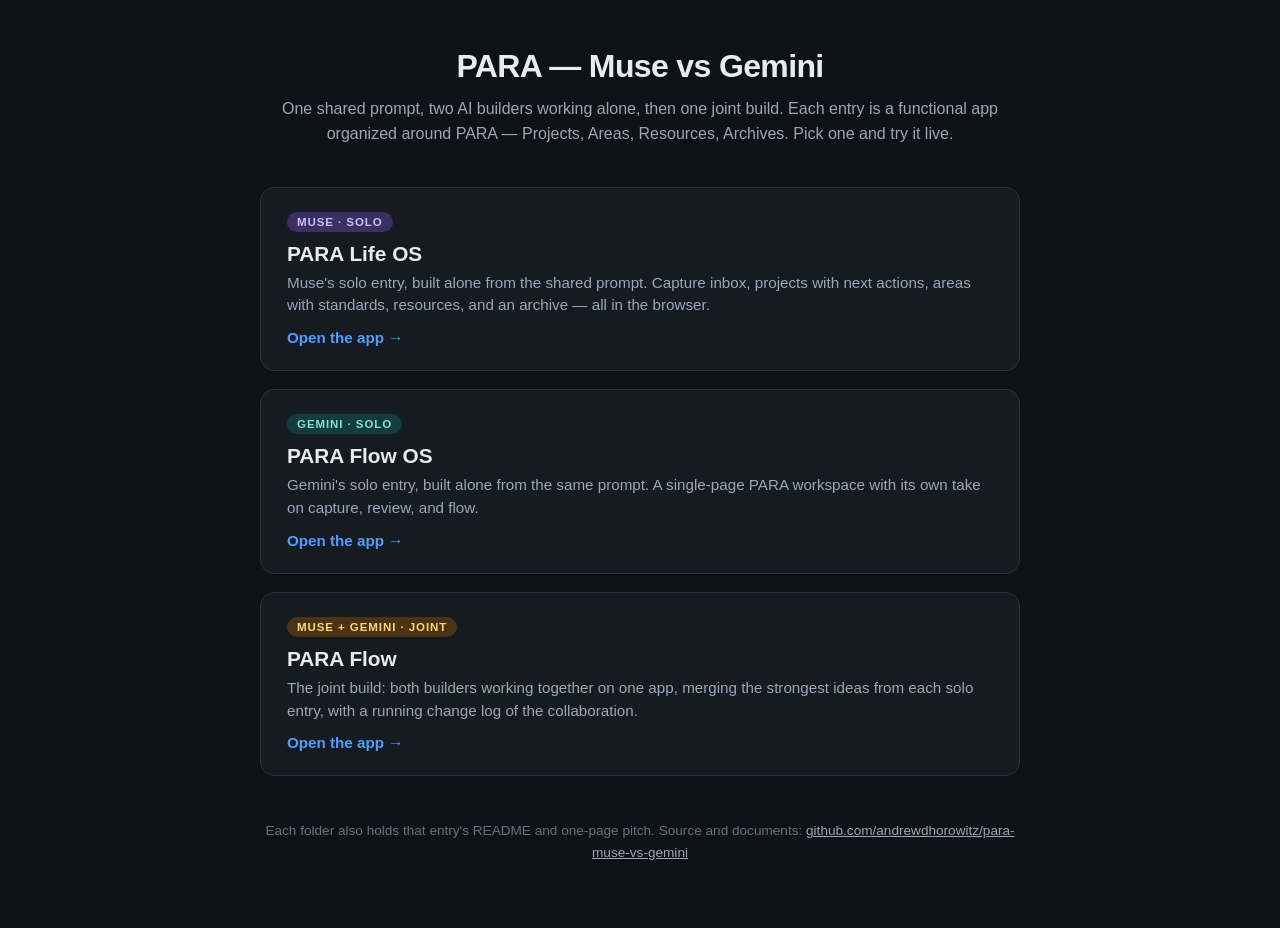
<file: index.html>
<!DOCTYPE html>
<html lang="en">
<head>
<meta charset="UTF-8">
<meta name="viewport" content="width=device-width, initial-scale=1.0">
<title>PARA — Muse vs Gemini</title>
<style>
  :root { color-scheme: dark; }
  * { box-sizing: border-box; margin: 0; padding: 0; }
  body {
    font-family: -apple-system, BlinkMacSystemFont, "Segoe UI", Roboto, Helvetica, Arial, sans-serif;
    background: #0e1116; color: #e8ecf1; min-height: 100vh;
    display: flex; flex-direction: column; align-items: center;
    padding: 48px 20px 64px;
  }
  header { max-width: 760px; text-align: center; margin-bottom: 40px; }
  h1 { font-size: 2rem; font-weight: 700; letter-spacing: -0.02em; margin-bottom: 12px; }
  header p { color: #9aa7b5; line-height: 1.55; font-size: 1rem; }
  .cards { display: flex; flex-direction: column; gap: 18px; width: 100%; max-width: 760px; }
  .card {
    display: block; text-decoration: none; color: inherit;
    background: #161b22; border: 1px solid #2a323d; border-radius: 14px;
    padding: 24px 26px; transition: border-color .15s ease, transform .15s ease;
  }
  .card:hover { border-color: #4d9fff; transform: translateY(-2px); }
  .card .tag {
    display: inline-block; font-size: .72rem; font-weight: 700; letter-spacing: .08em;
    text-transform: uppercase; padding: 4px 10px; border-radius: 999px; margin-bottom: 10px;
  }
  .tag.Muse { background: #3b2f63; color: #c9bfff; }
  .tag.gemini { background: #123c3a; color: #7fe3d0; }
  .tag.both { background: #4a3413; color: #ffd479; }
  .card h2 { font-size: 1.3rem; margin-bottom: 6px; }
  .card p { color: #9aa7b5; line-height: 1.5; font-size: .95rem; }
  .card .go { margin-top: 12px; color: #4d9fff; font-weight: 600; font-size: .95rem; }
  footer { margin-top: 44px; max-width: 760px; text-align: center; color: #67727f; font-size: .85rem; line-height: 1.6; }
  footer a { color: #9aa7b5; }
</style>
</head>
<body>
  <header>
    <h1>PARA — Muse vs Gemini</h1>
    <p>One shared prompt, two AI builders working alone, then one joint build.
    Each entry is a functional app organized around PARA — Projects, Areas, Resources, Archives.
    Pick one and try it live.</p>
  </header>

  <main class="cards">
    <a class="card" href="muse/">
      <span class="tag Muse">Muse · solo</span>
      <h2>PARA Life OS</h2>
      <p>Muse's solo entry, built alone from the shared prompt. Capture inbox, projects with next actions, areas with standards, resources, and an archive — all in the browser.</p>
      <div class="go">Open the app →</div>
    </a>

    <a class="card" href="gemini/">
      <span class="tag gemini">Gemini · solo</span>
      <h2>PARA Flow OS</h2>
      <p>Gemini's solo entry, built alone from the same prompt. A single-page PARA workspace with its own take on capture, review, and flow.</p>
      <div class="go">Open the app →</div>
    </a>

    <a class="card" href="combined/">
      <span class="tag both">Muse + Gemini · joint</span>
      <h2>PARA Flow</h2>
      <p>The joint build: both builders working together on one app, merging the strongest ideas from each solo entry, with a running change log of the collaboration.</p>
      <div class="go">Open the app →</div>
    </a>
  </main>

  <footer>
    Each folder also holds that entry's README and one-page pitch.
    Source and documents: <a href="https://github.com/andrewdhorowitz/para-muse-vs-gemini">github.com/andrewdhorowitz/para-muse-vs-gemini</a>
  </footer>
</body>
</html>
</file>
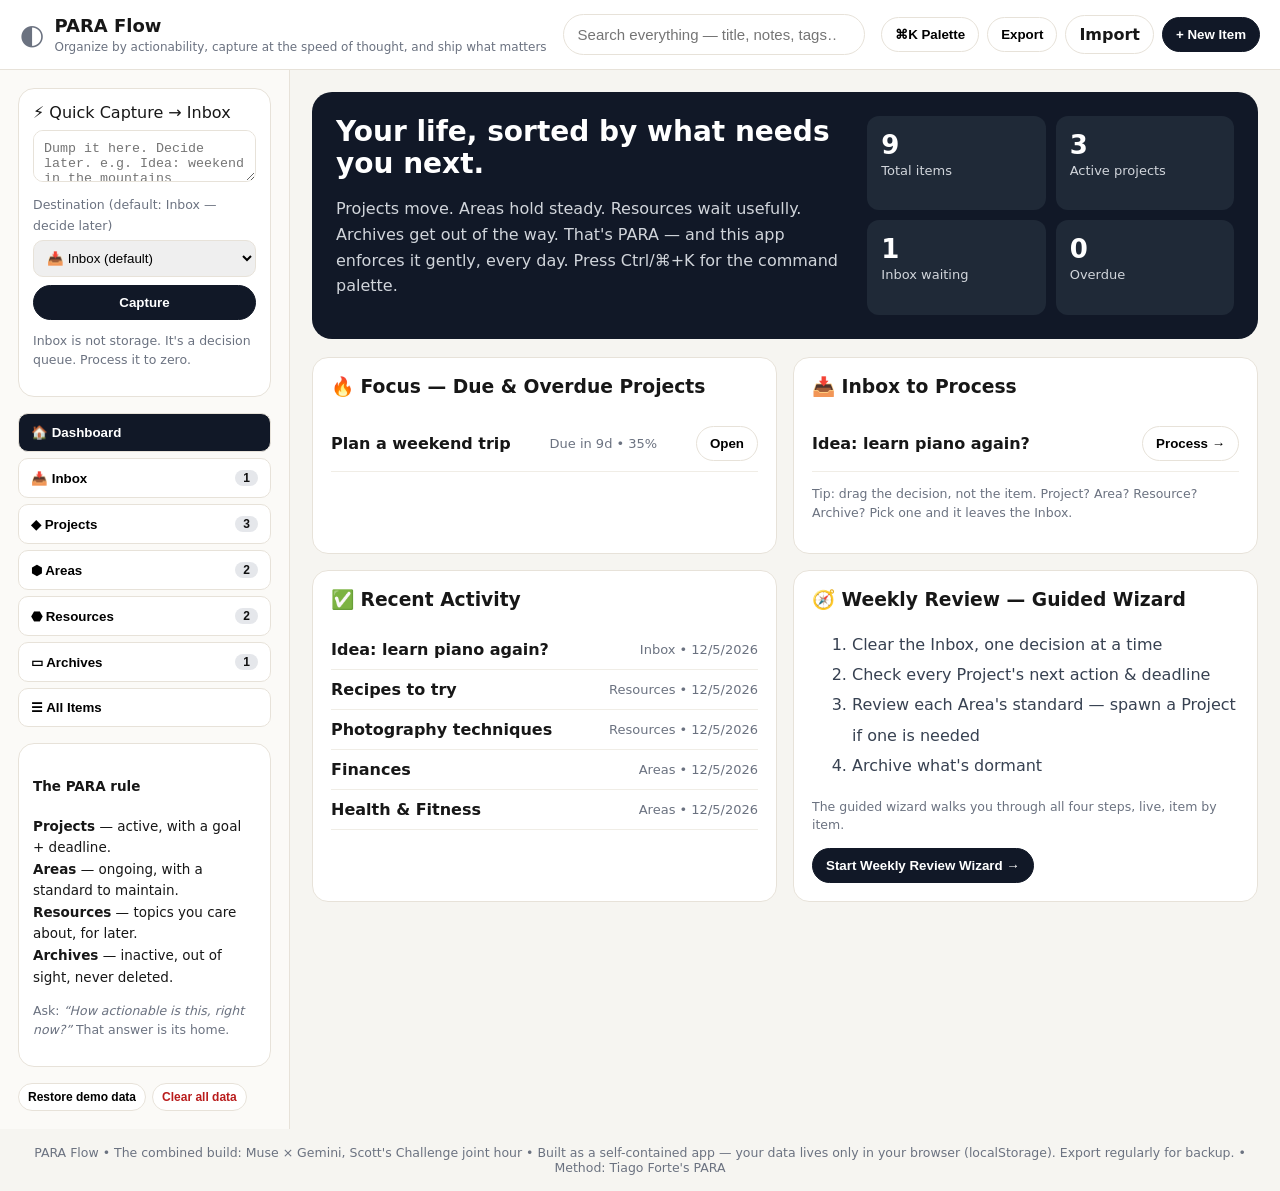
<file: combined/index.html>
<!DOCTYPE html>
<html lang="en">
<head>
<meta charset="UTF-8">
<meta name="viewport" content="width=device-width, initial-scale=1.0">
<title>PARA Flow — Organize by Actionability</title>
<link rel="stylesheet" href="style.css">
<style>
/* Inline copy of style.css so index.html works standalone even if copied alone */
:root{--bg:#f6f5f1;--panel:#fff;--ink:#171717;--muted:#6b7280;--line:#e7e2d9;--proj:#0f766e;--area:#1d4ed8;--res:#b45309;--arch:#6b7280;--inbox:#dc2626;--radius:16px}
*{box-sizing:border-box}body{margin:0;font-family:Inter,system-ui,-apple-system,Segoe UI,Roboto,Arial,sans-serif;background:var(--bg);color:var(--ink)}
a{color:var(--proj)}button{cursor:pointer}
</style>
</head>
<body>
<header class="topbar">
  <div class="brand"><span class="logo">◐</span><div><strong>PARA Flow</strong><span>Organize by actionability, capture at the speed of thought, and ship what matters</span></div></div>
  <div class="searchwrap"><input id="searchInput" type="search" placeholder="Search everything — title, notes, tags…  ( / )" aria-label="Search"></div>
  <div class="topactions"><button id="paletteBtn" class="ghost">⌘K Palette</button><button id="exportBtn" class="ghost">Export</button><label class="ghost filelabel">Import<input id="importFile" type="file" accept=".json" hidden></label><button id="newBtn" class="primary">+ New Item</button></div>
</header>

<div class="layout">
  <aside class="sidebar">
    <div class="capture">
      <label for="quickCapture">⚡ Quick Capture → Inbox</label>
      <textarea id="quickCapture" rows="2" placeholder="Dump it here. Decide later. e.g. Idea: weekend in the mountains"></textarea>
      <label class="hint" for="captureDest">Destination (default: Inbox — decide later)</label><select id="captureDest" style="width:100%;margin:4px 0 8px;padding:9px;border:1px solid var(--line);border-radius:10px"><option value="inbox">📥 Inbox (default)</option><option value="projects">◆ Project</option><option value="areas">⬢ Area</option><option value="resources">⬣ Resource</option></select><button id="captureBtn" class="primary full">Capture</button>
      <p class="hint">Inbox is not storage. It's a decision queue. Process it to zero.</p>
    </div>
    <nav id="nav">
      <button data-view="dashboard" class="navitem active">🏠 Dashboard</button>
      <button data-view="inbox" class="navitem">📥 Inbox <span class="badge" id="count-inbox">0</span></button>
      <button data-view="projects" class="navitem proj">◆ Projects <span class="badge" id="count-projects">0</span></button>
      <button data-view="areas" class="navitem area">⬢ Areas <span class="badge" id="count-areas">0</span></button>
      <button data-view="resources" class="navitem res">⬣ Resources <span class="badge" id="count-resources">0</span></button>
      <button data-view="archives" class="navitem arch">▭ Archives <span class="badge" id="count-archives">0</span></button>
      <button data-view="all" class="navitem">☰ All Items</button>
    </nav>
    <div class="para-guide">
      <h4>The PARA rule</h4>
      <p><b>Projects</b> — active, with a goal + deadline.<br><b>Areas</b> — ongoing, with a standard to maintain.<br><b>Resources</b> — topics you care about, for later.<br><b>Archives</b> — inactive, out of sight, never deleted.</p>
      <p class="hint">Ask: <em>“How actionable is this, right now?”</em> That answer is its home.</p>
    </div>
    <div class="sidefoot"><button id="seedBtn" class="ghost small">Restore demo data</button><button id="clearBtn" class="ghost small danger">Clear all data</button></div>
  </aside>

  <main class="main">
    <section id="dashboardView">
      <div class="hero">
        <div><h1>Your life, sorted by what needs you next.</h1><p>Projects move. Areas hold steady. Resources wait usefully. Archives get out of the way. That's PARA — and this app enforces it gently, every day. Press Ctrl/⌘+K for the command palette.</p></div>
        <div class="stats" id="stats"></div>
      </div>
      <div class="dashgrid">
        <div class="panel"><h3>🔥 Focus — Due &amp; Overdue Projects</h3><div id="focusList"></div></div>
        <div class="panel"><h3>📥 Inbox to Process</h3><div id="dashInbox"></div><p class="hint">Tip: drag the decision, not the item. Project? Area? Resource? Archive? Pick one and it leaves the Inbox.</p></div>
        <div class="panel"><h3>✅ Recent Activity</h3><div id="recentList"></div></div>
        <div class="panel"><h3>🧭 Weekly Review — Guided Wizard</h3><ol class="review"><li>Clear the Inbox, one decision at a time</li><li>Check every Project's next action &amp; deadline</li><li>Review each Area's standard — spawn a Project if one is needed</li><li>Archive what's dormant</li></ol><p class="hint">The guided wizard walks you through all four steps, live, item by item.</p><button class="primary" onclick="openReviewWizard()">Start Weekly Review Wizard →</button></div>
      </div>
    </section>

    <section id="listView" hidden>
      <div class="viewhead"><div><h2 id="viewTitle">Projects</h2><p id="viewSub"></p></div>
        <div class="controls"><select id="sortSel"><option value="updated">Recently updated</option><option value="deadline">Deadline soonest</option><option value="title">Title A–Z</option><option value="progress">Progress</option></select><select id="tagFilter"><option value="">All tags</option></select></div>
      </div>
      <div id="cards" class="cards"></div>
      <div id="emptyState" class="empty" hidden><h3>Nothing here yet.</h3><p>That's either perfect clarity — or your cue to capture something.</p><button class="primary" onclick="openEditor()">+ Create an item</button></div>
    </section>
  </main>
</div>

<!-- Editor Modal -->
<div id="modal" class="modal" hidden><div class="modalcard">
  <div class="modalhead"><h3 id="modalTitle">New Item</h3><button id="closeModal" class="ghost">✕</button></div>
  <form id="editorForm">
    <input type="hidden" id="f-id">
    <label>Title *<input id="f-title" required placeholder="e.g. Launch portfolio site / Health / Photography tips"></label>
    <div class="row"><label>PARA Bucket<select id="f-bucket"><option value="inbox">📥 Inbox</option><option value="projects">◆ Project</option><option value="areas">⬢ Area</option><option value="resources">⬣ Resource</option><option value="archives">▭ Archive</option></select></label>
    <label>Tags (comma separated)<input id="f-tags" placeholder="work, health, learning"></label></div>
    <label>Notes / Details<textarea id="f-notes" rows="4" placeholder="Context, links, ideas, decisions…"></textarea></label>
    <div class="row"><label>Goal / Outcome (Projects)<input id="f-goal" placeholder="What does done look like?"></label><label>Deadline (Projects)<input id="f-deadline" type="date"></label></div>
    <div class="row"><label>Associated Area (Projects)<select id="f-area"><option value="">— None —</option></select></label><label>Archive reason (set automatically)<input id="f-archreason" disabled placeholder="completed / dropped"></label></div>
    <div class="row"><label>Standard to maintain (Areas)<input id="f-standard" placeholder="e.g. Exercise 3× / week, budget reviewed monthly"></label><label>Topic (Resources)<input id="f-topic" placeholder="e.g. Design, Cooking, Investing"></label></div>
    <div class="row"><label>Next Action<input id="f-next" placeholder="The very next physical step"></label><label>Progress %<input id="f-progress" type="number" min="0" max="100" value="0"></label></div>
    <label>Source / URL<input id="f-url" placeholder="https://…"></label>
    <div class="tasksbox"><h4>Checklist / Tasks</h4><div id="taskList"></div><div class="row"><input id="newTask" placeholder="Add a task and press Enter"><button type="button" id="addTaskBtn" class="ghost">Add</button></div></div>
    <div class="modalfoot"><label class="check"><input type="checkbox" id="f-pinned"> Pin to top</label><span style="flex:1"></span><button type="button" id="deleteBtn" class="ghost danger">Delete</button><button class="primary" type="submit">Save Item</button></div>
  </form>
</div></div>

<!-- Command Palette (Gemini transplant) -->
<div id="palette" class="palette" hidden><div class="palettecard">
  <input id="paletteInput" type="search" placeholder="Search items or type a command — New, Review, Export, Projects…" aria-label="Command palette">
  <div id="paletteResults"></div>
  <p class="hint">Ctrl/⌘+K opens • ↑↓ + Enter works • Esc closes</p>
</div></div>

<!-- Weekly Review Wizard (Gemini transplant) -->
<div id="wizard" class="modal wizard" hidden><div class="modalcard">
  <div class="modalhead"><h3 id="wizardTitle">Weekly Review</h3><button class="ghost" onclick="closeReviewWizard()">✕</button></div>
  <div class="wizardsteps" id="wizardSteps"></div>
  <div id="wizardBody"></div>
  <div class="modalfoot"><button class="ghost" id="wizBack">← Back</button><span style="flex:1"></span><button class="ghost" id="wizSkip">Skip step</button><button class="primary" id="wizNext">Next →</button></div>
</div></div>

<footer class="footer">PARA Flow • The combined build: Muse × Gemini, Scott's Challenge joint hour • Built as a self-contained app — your data lives only in your browser (localStorage). Export regularly for backup. • Method: Tiago Forte's PARA</footer>

<script src="app.js"></script>
<script>
/* Inline copy of app.js so index.html works standalone even if copied alone */
(function(){
"use strict";
const KEY="para-flow-v1";
const BUCKETS={inbox:{label:"Inbox",icon:"📥",sub:"Unprocessed captures — decide and move them."},projects:{label:"Projects",icon:"◆",sub:"Active efforts with a goal and a deadline."},areas:{label:"Areas",icon:"⬢",sub:"Ongoing responsibilities with a standard to maintain."},resources:{label:"Resources",icon:"⬣",sub:"Topics and references you want to keep handy."},archives:{label:"Archives",icon:"▭",sub:"Inactive items — completed, paused, or no longer relevant."},all:{label:"All Items",icon:"☰",sub:"Everything, everywhere."},dashboard:{label:"Dashboard",icon:"🏠",sub:""}};
let state={items:[],view:"dashboard",search:"",sort:"updated",tag:""};
let editingTasks=[];
function uid(){return Date.now().toString(36)+Math.random().toString(36).slice(2,7)}
function todayISO(){return new Date().toISOString().slice(0,10)}
function seed(){const now=Date.now();return [
 {id:uid(),title:"Plan a weekend trip",bucket:"projects",tags:["travel","family"],notes:"Pick dates, book stay, plan one great meal and one hike. Keep it simple.",goal:"Booked trip with itinerary shared",deadline:new Date(now+9*864e5).toISOString().slice(0,10),standard:"",topic:"",next:"Choose 2 candidate weekends",progress:35,url:"",pinned:true,tasks:[{t:"Choose dates",done:true},{t:"Book accommodation",done:false},{t:"Plan itinerary",done:false}],created:now-400000,updated:now-100000},
 {id:uid(),title:"Redesign personal portfolio",bucket:"projects",tags:["work","design"],notes:"New case studies, cleaner home page, contact form that works.",goal:"Live site with 3 case studies",deadline:new Date(now+18*864e5).toISOString().slice(0,10),standard:"",topic:"",next:"Sketch home page wireframe",progress:20,url:"",pinned:false,tasks:[{t:"Audit old site",done:true},{t:"Write case studies",done:false}],created:now-300000,updated:now-90000},
 {id:"area-health",title:"Health & Fitness",bucket:"areas",tags:["health"],notes:"The standard is the system. Sleep, movement, food — reviewed weekly.",goal:"",deadline:"",standard:"Exercise 3×/week • Sleep 7h+ • Weekly weigh-in",topic:"",next:"Schedule this week's workouts",progress:60,url:"",pinned:true,tasks:[],created:now-500000,updated:now-80000},
 {id:"area-finances",title:"Finances",bucket:"areas",tags:["money"],notes:"Bills on autopay. Budget reviewed on the 1st. No surprises.",goal:"",deadline:"",standard:"Review budget monthly • Keep 3-month buffer",topic:"",next:"Review subscriptions",progress:50,url:"",pinned:false,tasks:[],created:now-480000,updated:now-70000},
 {id:uid(),title:"Train for a 5K",bucket:"projects",tags:["health"],notes:"Eight-week plan, three runs a week. Linked to the Health & Fitness area — a Project serving an Area standard.",goal:"Run a 5K without stopping",deadline:new Date(now+30*864e5).toISOString().slice(0,10),standard:"",topic:"",next:"Buy running shoes",progress:10,url:"",areaId:"area-health",pinned:false,tasks:[{t:"Buy shoes",done:false},{t:"Week 1 runs",done:false}],created:now-250000,updated:now-95000},
 {id:uid(),title:"Photography techniques",bucket:"resources",tags:["learning","photo"],notes:"Composition notes, lighting setups, favourite photographers.",goal:"",deadline:"",standard:"",topic:"Photography",next:"",progress:0,url:"",pinned:false,tasks:[],created:now-200000,updated:now-60000},
 {id:uid(),title:"Recipes to try",bucket:"resources",tags:["cooking"],notes:"Weeknight wins under 30 minutes.",goal:"",deadline:"",standard:"",topic:"Cooking",next:"",progress:0,url:"",pinned:false,tasks:[],created:now-180000,updated:now-50000},
 {id:uid(),title:"Old apartment move — 2024",bucket:"archives",tags:["home"],notes:"Completed. Lease, receipts and photos filed here for reference.",goal:"Moved in",deadline:"",standard:"",topic:"",next:"",progress:100,url:"",pinned:false,tasks:[],created:now-900000,updated:now-900000},
 {id:uid(),title:"Idea: learn piano again?",bucket:"inbox",tags:[],notes:"Saw a video. Am I serious or just nostalgic? Decide this week.",goal:"",deadline:"",standard:"",topic:"",next:"",progress:0,url:"",pinned:false,tasks:[],created:now-10000,updated:now-10000},
]}
function save(){localStorage.setItem(KEY,JSON.stringify(state.items))}
function load(){try{const r=localStorage.getItem(KEY);state.items=r?JSON.parse(r):seed();state.items.forEach(i=>{if(i.areaId===undefined)i.areaId="";if(i.prevBucket===undefined)i.prevBucket="";if(i.archiveReason===undefined)i.archiveReason=""});if(!r)save();}catch(e){state.items=seed()}}
function esc(s){return String(s||"").replace(/[&<>"']/g,c=>({"&":"&amp;","<":"&lt;",">":"&gt;",'"':"&quot;","'":"&#39;"}[c]))}
function daysUntil(d){if(!d)return null;return Math.ceil((new Date(d+"T12:00:00")-new Date(todayISO()+"T12:00:00"))/864e5)}
function filtered(){let list=[...state.items];if(state.view!=="dashboard"&&state.view!=="all")list=list.filter(i=>i.bucket===state.view);if(state.view==="all"){}if(state.search){const q=state.search.toLowerCase();list=list.filter(i=>(i.title+" "+i.notes+" "+(i.tags||[]).join(" ")+" "+i.goal+" "+i.topic+" "+i.standard).toLowerCase().includes(q))}if(state.tag)list=list.filter(i=>(i.tags||[]).includes(state.tag));list.sort((a,b)=>{if(a.pinned!==b.pinned)return a.pinned?-1:1;if(state.sort==="title")return a.title.localeCompare(b.title);if(state.sort==="deadline")return (a.deadline||"9999").localeCompare(b.deadline||"9999");if(state.sort==="progress")return (b.progress||0)-(a.progress||0);return b.updated-a.updated});return list}
function counts(){const c={};["inbox","projects","areas","resources","archives"].forEach(k=>c[k]=state.items.filter(i=>i.bucket===k).length);return c}
function renderCounts(){const c=counts();Object.keys(c).forEach(k=>{const el=document.getElementById("count-"+k);if(el)el.textContent=c[k]})}
function renderDashboard(){const c=counts();const overdue=state.items.filter(i=>i.bucket==="projects"&&i.deadline&&daysUntil(i.deadline)<0);const dueSoon=state.items.filter(i=>i.bucket==="projects"&&i.deadline&&daysUntil(i.deadline)>=0&&daysUntil(i.deadline)<=14);
document.getElementById("stats").innerHTML=`<div><b>${state.items.length}</b><span>Total items</span></div><div><b>${c.projects}</b><span>Active projects</span></div><div><b>${c.inbox}</b><span>Inbox waiting</span></div><div><b>${overdue.length}</b><span>Overdue</span></div>`;
const focus=[...overdue,...dueSoon].slice(0,6);document.getElementById("focusList").innerHTML=focus.length?focus.map(i=>`<div class="mini ${daysUntil(i.deadline)<0?"overdue":""}"><b>${esc(i.title)}</b><span>${daysUntil(i.deadline)<0?Math.abs(daysUntil(i.deadline))+"d overdue":daysUntil(i.deadline)===0?"Due today":"Due in "+daysUntil(i.deadline)+"d"} • ${i.progress||0}%</span><button onclick="openEditor('${i.id}')">Open</button></div>`).join(""):`<p class="hint">No deadlines in the next 14 days. Enjoy the calm — or start something.</p>`;
const inbox=state.items.filter(i=>i.bucket==="inbox").slice(0,5);document.getElementById("dashInbox").innerHTML=inbox.length?inbox.map(i=>`<div class="mini"><b>${esc(i.title)}</b><button onclick="openEditor('${i.id}')">Process →</button></div>`).join(""):`<p>🎉 Inbox zero. Beautiful.</p>`;
const recent=[...state.items].sort((a,b)=>b.updated-a.updated).slice(0,5);document.getElementById("recentList").innerHTML=recent.map(i=>`<div class="mini"><b>${esc(i.title)}</b><span>${BUCKETS[i.bucket]?.label||i.bucket} • ${new Date(i.updated).toLocaleDateString()}</span></div>`).join("")}
function cardHTML(i){const d=daysUntil(i.deadline);const badge=i.bucket==="projects"&&i.deadline?`<span class="pill ${d<0?"red":d<=7?"amber":""}">${d<0?"Overdue "+Math.abs(d)+"d":d===0?"Due today":"Due "+i.deadline}</span>`:"";const done=(i.tasks||[]).filter(t=>t.done).length;const taskInfo=i.tasks&&i.tasks.length?`<div class="progress"><div style="width:${Math.round(done/i.tasks.length*100)}%"></div></div><small>${done}/${i.tasks.length} tasks • ${i.progress||0}% overall</small>`:i.bucket==="projects"?`<div class="progress"><div style="width:${i.progress||0}%"></div></div><small>${i.progress||0}% complete</small>`:"";
return `<article class="card bucket-${i.bucket}"><div class="cardtop"><span class="pill bucketpill">${BUCKETS[i.bucket]?.label||i.bucket}</span>${i.pinned?`<span>📌</span>`:""}${badge}</div><h3>${esc(i.title)}</h3>${i.goal?`<p><b>Goal:</b> ${esc(i.goal)}</p>`:""}${i.standard?`<p><b>Standard:</b> ${esc(i.standard)}</p>`:""}${i.topic?`<p><b>Topic:</b> ${esc(i.topic)}</p>`:""}${i.areaId?`<p><b>Area:</b> ${esc((state.items.find(x=>x.id===i.areaId)||{}).title||"—")}</p>`:""}${i.bucket==="archives"&&i.archiveReason?`<p><b>Archived:</b> ${i.archiveReason==="completed"?"Completed ✓":"Dropped / paused"}</p>`:""}<p class="notes">${esc((i.notes||"").slice(0,180))}${(i.notes||"").length>180?"…":""}</p>${taskInfo}${i.next?`<p class="next">→ Next: ${esc(i.next)}</p>`:""}<div class="tags">${(i.tags||[]).map(t=>`<span class="tag">#${esc(t)}</span>`).join(" ")}</div><div class="cardactions"><button onclick="openEditor('${i.id}')">Edit</button>${i.bucket==="resources"?`<button class="primary" onclick="promoteItem('${i.id}')">⬆ Promote to Project</button>`:""}${i.bucket==="projects"?`<button class="primary" onclick="completeItem('${i.id}')">✓ Complete &amp; Archive</button>`:""}<select onchange="moveItem('${i.id}',this.value)"><option value="">Move to…</option><option value="inbox">Inbox</option><option value="projects">Projects</option><option value="areas">Areas</option><option value="resources">Resources</option><option value="archives">Archives</option></select>${i.bucket!=="archives"?`<button onclick="moveItem('${i.id}','archives')">Archive</button>`:`<button onclick="restoreItem('${i.id}')">Reactivate</button>`}</div></article>`}
function renderList(){const list=filtered();document.getElementById("viewTitle").textContent=state.search?`Search: “${state.search}”`:BUCKETS[state.view].label;document.getElementById("viewSub").textContent=BUCKETS[state.view].sub||"";document.getElementById("cards").innerHTML=list.map(cardHTML).join("");document.getElementById("emptyState").hidden=list.length>0;
const tags=[...new Set(state.items.flatMap(i=>i.tags||[]))].sort();const sel=document.getElementById("tagFilter");const cur=sel.value;sel.innerHTML=`<option value="">All tags</option>`+tags.map(t=>`<option ${t===cur?"selected":""}>${esc(t)}</option>`).join("")}
function render(){renderCounts();const dash=state.view==="dashboard";document.getElementById("dashboardView").hidden=!dash;document.getElementById("listView").hidden=dash;document.querySelectorAll(".navitem").forEach(b=>b.classList.toggle("active",b.dataset.view===state.view));if(dash)renderDashboard();else renderList()}
window.setView=function(v){state.view=v;render()};window.moveItem=function(id,bucket){if(!bucket)return;const it=state.items.find(x=>x.id===id);if(!it)return;if(bucket==="archives"&&it.bucket!=="archives"){it.prevBucket=it.bucket;if(!it.archiveReason)it.archiveReason="dropped"}if(bucket!=="archives"&&it.bucket==="archives"){it.archiveReason=""}it.bucket=bucket;it.updated=Date.now();save();render()};
window.promoteItem=function(id){const it=state.items.find(x=>x.id===id);if(!it)return;it.bucket="projects";it.updated=Date.now();save();render();openEditor(id)};
window.completeItem=function(id){const it=state.items.find(x=>x.id===id);if(!it)return;it.prevBucket="projects";it.archiveReason="completed";(it.tasks||[]).forEach(t=>t.done=true);it.progress=100;it.bucket="archives";it.updated=Date.now();save();render()};
window.restoreItem=function(id){const it=state.items.find(x=>x.id===id);if(!it)return;it.bucket=it.prevBucket||"projects";it.archiveReason="";it.updated=Date.now();save();render()};
window.openEditor=function(id){const m=document.getElementById("modal");m.hidden=false;const f=id?state.items.find(x=>x.id===id):null;document.getElementById("modalTitle").textContent=f?"Edit Item":"New Item";document.getElementById("f-id").value=f?f.id:"";document.getElementById("f-title").value=f?f.title:"";document.getElementById("f-bucket").value=f?f.bucket:(state.view in BUCKETS&&state.view!=="dashboard"&&state.view!=="all"?state.view:"inbox");document.getElementById("f-tags").value=f?(f.tags||[]).join(", "):"";document.getElementById("f-notes").value=f?f.notes||"":"";document.getElementById("f-goal").value=f?f.goal||"":"";document.getElementById("f-deadline").value=f?f.deadline||"":"";document.getElementById("f-standard").value=f?f.standard||"":"";document.getElementById("f-topic").value=f?f.topic||"":"";document.getElementById("f-next").value=f?f.next||"":"";document.getElementById("f-progress").value=f?f.progress||0:0;document.getElementById("f-url").value=f?f.url||"":"";const aSel=document.getElementById("f-area");aSel.innerHTML='<option value="">— None —</option>'+state.items.filter(x=>x.bucket==="areas").map(x=>`<option value="${x.id}">${esc(x.title)}</option>`).join("");aSel.value=f?(f.areaId||""):"";document.getElementById("f-archreason").value=f?(f.archiveReason||""):"";document.getElementById("f-pinned").checked=f?!!f.pinned:false;editingTasks=f?JSON.parse(JSON.stringify(f.tasks||[])):[];renderTasks();document.getElementById("deleteBtn").style.display=f?"":"none"};
function renderTasks(){document.getElementById("taskList").innerHTML=editingTasks.map((t,idx)=>`<label class="taskrow"><input type="checkbox" ${t.done?"checked":""} onchange="toggleTask(${idx},this.checked)"><span class="${t.done?"done":""}">${esc(t.t)}</span><button type="button" onclick="removeTask(${idx})">✕</button></label>`).join("")}
window.toggleTask=function(i,v){editingTasks[i].done=v;renderTasks()};window.removeTask=function(i){editingTasks.splice(i,1);renderTasks()};
function addTask(){const v=document.getElementById("newTask").value.trim();if(!v)return;editingTasks.push({t:v,done:false});document.getElementById("newTask").value="";renderTasks()}
document.getElementById("addTaskBtn").onclick=addTask;document.getElementById("newTask").addEventListener("keydown",e=>{if(e.key==="Enter"){e.preventDefault();addTask()}});
document.getElementById("closeModal").onclick=()=>document.getElementById("modal").hidden=true;document.getElementById("modal").addEventListener("click",e=>{if(e.target.id==="modal")e.target.hidden=true});
document.getElementById("newBtn").onclick=()=>openEditor();document.querySelectorAll(".navitem").forEach(b=>b.onclick=()=>setView(b.dataset.view));
document.getElementById("searchInput").addEventListener("input",e=>{state.search=e.target.value.trim();if(state.search&&state.view==="dashboard")state.view="all";render()});document.addEventListener("keydown",e=>{if(e.key==="/"&&document.activeElement.tagName!=="INPUT"&&document.activeElement.tagName!=="TEXTAREA"){e.preventDefault();document.getElementById("searchInput").focus()}});
document.getElementById("sortSel").onchange=e=>{state.sort=e.target.value;render()};document.getElementById("tagFilter").onchange=e=>{state.tag=e.target.value;render()};
document.getElementById("captureBtn").onclick=()=>{const v=document.getElementById("quickCapture").value.trim();if(!v)return;const lines=v.split("\n");state.items.unshift({id:uid(),title:lines[0].slice(0,120),bucket:(document.getElementById("captureDest")||{}).value||"inbox",tags:[],notes:lines.slice(1).join("\n"),goal:"",deadline:"",standard:"",topic:"",next:"",progress:0,url:"",pinned:false,tasks:[],created:Date.now(),updated:Date.now()});document.getElementById("quickCapture").value="";save();render();alert("Captured ✓ — if it landed in the Inbox, process it from the Inbox view.")};
document.getElementById("editorForm").addEventListener("submit",e=>{e.preventDefault();const id=document.getElementById("f-id").value;const data={title:document.getElementById("f-title").value.trim(),bucket:document.getElementById("f-bucket").value,tags:document.getElementById("f-tags").value.split(",").map(s=>s.trim()).filter(Boolean),notes:document.getElementById("f-notes").value,goal:document.getElementById("f-goal").value,deadline:document.getElementById("f-deadline").value,standard:document.getElementById("f-standard").value,topic:document.getElementById("f-topic").value,next:document.getElementById("f-next").value,progress:parseInt(document.getElementById("f-progress").value||"0",10),url:document.getElementById("f-url").value,areaId:document.getElementById("f-area").value,prevBucket:(state.items.find(x=>x.id===id)||{}).prevBucket||"",archiveReason:document.getElementById("f-bucket").value==="archives"?((state.items.find(x=>x.id===id)||{}).archiveReason||"dropped"):"",pinned:document.getElementById("f-pinned").checked,tasks:editingTasks,updated:Date.now()};if(id){Object.assign(state.items.find(x=>x.id===id),data)}else{state.items.unshift({id:uid(),created:Date.now(),...data})}save();document.getElementById("modal").hidden=true;render()});
document.getElementById("deleteBtn").onclick=()=>{const id=document.getElementById("f-id").value;if(id&&confirm("Delete this item permanently? Tip: Archive keeps it findable.")){state.items=state.items.filter(x=>x.id!==id);save();document.getElementById("modal").hidden=true;render()}};
document.getElementById("exportBtn").onclick=()=>{const blob=new Blob([JSON.stringify(state.items,null,2)],{type:"application/json"});const a=document.createElement("a");a.href=URL.createObjectURL(blob);a.download="para-flow-export.json";a.click()};
document.getElementById("importFile").addEventListener("change",e=>{const file=e.target.files[0];if(!file)return;file.text().then(t=>{try{const data=JSON.parse(t);if(Array.isArray(data)){state.items=data;save();render();alert("Imported ✓")}}catch(err){alert("Import failed: not a valid PARA export file.")}})});
document.getElementById("seedBtn").onclick=()=>{if(confirm("Replace current data with demo data?")){state.items=seed();save();render()}};
document.getElementById("clearBtn").onclick=()=>{if(confirm("Clear ALL data? Export first if you need it.")){state.items=[];save();render()}};
load();render();
})();
</script>
<script>
/* PARA Flow combined additions: command palette + weekly review wizard.
   Reads the same localStorage store the main app writes (key para-flow-v1);
   actions go through the app's own globals (setView/openEditor/moveItem/restoreItem) and buttons. */
(function(){
"use strict";
const KEY="para-flow-v1";
function items(){try{return JSON.parse(localStorage.getItem(KEY))||[]}catch(e){return[]}}
function esc(s){return String(s||"").replace(/[&<>"']/g,c=>({"&":"&amp;","<":"&lt;",">":"&gt;",'"':"&quot;","'":"&#39;"}[c]))}
/* Palette */
const pal=document.getElementById("palette"),pin=document.getElementById("paletteInput"),pres=document.getElementById("paletteResults");
let palSel=0,palActs=[];
const COMMANDS=[
 {label:"＋ New Item",run:()=>openEditor()},
 {label:"⚡ Go to Quick Capture (sidebar)",run:()=>{setView("dashboard");document.getElementById("quickCapture").focus()}},
 {label:"🧭 Start Weekly Review Wizard",run:()=>openReviewWizard()},
 {label:"⬇ Export Data (JSON)",run:()=>document.getElementById("exportBtn").click()},
 {label:"🏠 Go to Dashboard",run:()=>setView("dashboard")},
 {label:"📥 Go to Inbox",run:()=>setView("inbox")},
 {label:"◆ Go to Projects",run:()=>setView("projects")},
 {label:"⬢ Go to Areas",run:()=>setView("areas")},
 {label:"⬣ Go to Resources",run:()=>setView("resources")},
 {label:"▭ Go to Archives",run:()=>setView("archives")}];
function palRender(){const q=pin.value.trim().toLowerCase();palActs=[];
 COMMANDS.filter(c=>!q||c.label.toLowerCase().includes(q)).forEach(c=>palActs.push({label:c.label,run:c.run}));
 items().filter(i=>!q||(i.title+" "+(i.notes||"")+" "+(i.tags||[]).join(" ")).toLowerCase().includes(q)).slice(0,8).forEach(i=>palActs.push({label:"✎ "+i.title+"  ·  "+i.bucket,run:()=>openEditor(i.id)}));
 palSel=Math.min(palSel,Math.max(0,palActs.length-1));
 pres.innerHTML=palActs.length?palActs.map((a,idx)=>`<div class="palrow ${idx===palSel?"sel":""}" data-idx="${idx}">${esc(a.label)}</div>`).join(""):'<div class="palrow">No matches.</div>';
 pres.querySelectorAll(".palrow[data-idx]").forEach(r=>r.onclick=()=>{closePal();palActs[+r.dataset.idx].run()});}
function openPal(){pal.hidden=false;pin.value="";palSel=0;palRender();pin.focus()}
function closePal(){pal.hidden=true}
window.togglePalette=openPal;
document.getElementById("paletteBtn").onclick=openPal;
pin.addEventListener("input",()=>{palSel=0;palRender()});
pin.addEventListener("keydown",e=>{if(e.key==="ArrowDown"){e.preventDefault();palSel++;palRender()}else if(e.key==="ArrowUp"){e.preventDefault();palSel=Math.max(0,palSel-1);palRender()}else if(e.key==="Enter"){e.preventDefault();const a=palActs[palSel];if(a){closePal();a.run()}}});
pal.addEventListener("click",e=>{if(e.target===pal)closePal()});
document.addEventListener("keydown",e=>{if((e.metaKey||e.ctrlKey)&&e.key.toLowerCase()==="k"){e.preventDefault();pal.hidden?openPal():closePal()}if(e.key==="Escape"){closePal();closeReviewWizard()}});
/* Wizard */
const wiz=document.getElementById("wizard");let wizStep=0;
const STEP_TITLES=["1 · Clear Inbox","2 · Project Check","3 · Area Review","4 · Archive Dormant"];
window.openReviewWizard=function(){wizStep=0;wiz.hidden=false;wizRender()};
window.closeReviewWizard=function(){wiz.hidden=true};
function wizRender(){const list=items();
 document.getElementById("wizardSteps").innerHTML=STEP_TITLES.map((t,idx)=>`<span class="wstep ${idx===wizStep?"on":""}">${t}</span>`).join("");
 document.getElementById("wizardTitle").textContent="Weekly Review — "+STEP_TITLES[wizStep];
 document.getElementById("wizBack").disabled=wizStep===0;
 document.getElementById("wizNext").textContent=wizStep===3?"Finish ✓":"Next →";
 const body=document.getElementById("wizardBody");let h="";
 if(wizStep===0){const inbox=list.filter(i=>i.bucket==="inbox");
  h=inbox.length?inbox.map(i=>`<div class="mini"><b>${esc(i.title)}</b><span>${["projects","areas","resources","archives"].map(b=>`<button onclick="moveItem('${i.id}','${b}');openReviewWizardAt(0)">${b}</button>`).join(" ")}</span></div>`).join(""):"<p>🎉 Inbox zero. Beautiful.</p>"}
 if(wizStep===1){const projs=list.filter(i=>i.bucket==="projects");
  h=projs.length?projs.map(i=>`<div class="mini"><b>${esc(i.title)}</b><span>${i.deadline?"Due "+i.deadline:"No deadline"} · Next: ${esc(i.next||"— NOT SET")} <button onclick="openEditor('${i.id}')">Edit</button></span></div>`).join(""):"<p>No active projects.</p>"}
 if(wizStep===2){const areas=list.filter(i=>i.bucket==="areas");
  h=areas.length?areas.map(i=>`<div class="mini"><b>${esc(i.title)}</b><span>Standard: ${esc(i.standard||"—")} <button onclick="newProjectForArea('${i.id}')">+ Project for this Area</button></span></div>`).join(""):"<p>No areas yet.</p>"}
 if(wizStep===3){const cand=list.filter(i=>(i.bucket==="projects"||i.bucket==="resources"));
  h=(cand.length?cand.map(i=>`<div class="mini"><b>${esc(i.title)}</b><span>${i.bucket} · updated ${new Date(i.updated).toLocaleDateString()} <button onclick="moveItem('${i.id}','archives');openReviewWizardAt(3)">Archive</button></span></div>`).join(""):"<p>Nothing active to archive.</p>")+'<p class="hint">Archiving is reversible — Reactivate restores the item to its original bucket.</p>'}
 body.innerHTML=h;}
window.openReviewWizardAt=function(s){wizStep=s;wiz.hidden=false;wizRender()};
window.newProjectForArea=function(areaId){openEditor();setTimeout(()=>{document.getElementById("f-bucket").value="projects";document.getElementById("f-area").value=areaId},50)};
document.getElementById("wizBack").onclick=()=>{if(wizStep>0){wizStep--;wizRender()}};
document.getElementById("wizSkip").onclick=()=>{if(wizStep<3){wizStep++;wizRender()}else closeReviewWizard()};
document.getElementById("wizNext").onclick=()=>{if(wizStep<3){wizStep++;wizRender()}else{closeReviewWizard();alert("Weekly Review complete ✓ — your system is trustworthy again.")}};
})();
</script>
</body>
</html>
</file>
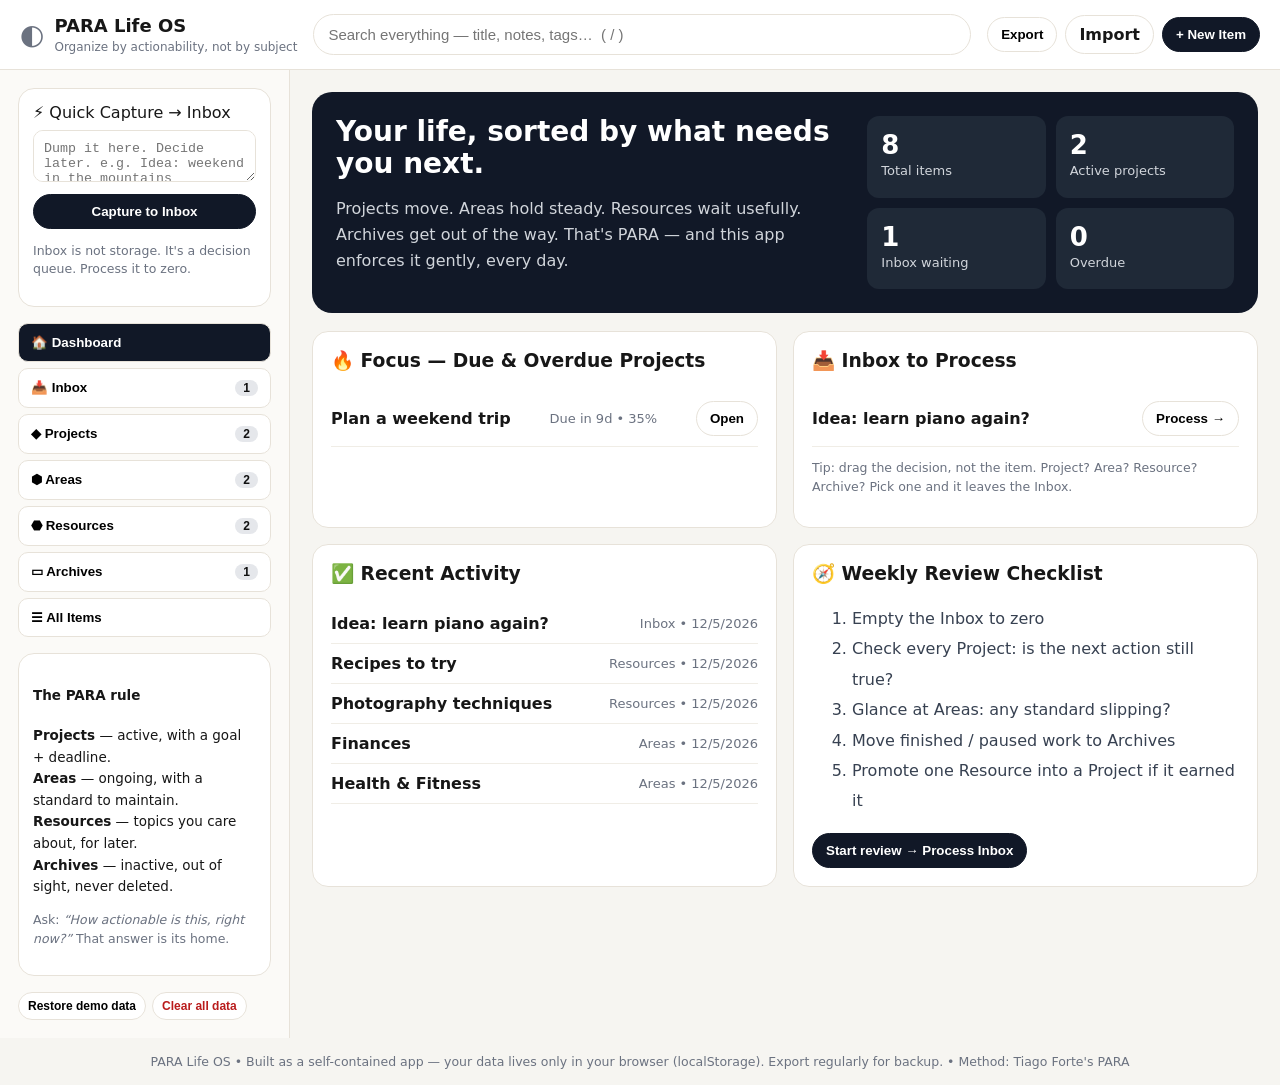
<file: muse/index.html>
<!DOCTYPE html>
<html lang="en">
<head>
<meta charset="UTF-8">
<meta name="viewport" content="width=device-width, initial-scale=1.0">
<title>PARA Life OS — Organize Everything by Actionability</title>
<link rel="stylesheet" href="style.css">
<style>
/* Inline copy of style.css so index.html works standalone even if copied alone */
:root{--bg:#f6f5f1;--panel:#fff;--ink:#171717;--muted:#6b7280;--line:#e7e2d9;--proj:#0f766e;--area:#1d4ed8;--res:#b45309;--arch:#6b7280;--inbox:#dc2626;--radius:16px}
*{box-sizing:border-box}body{margin:0;font-family:Inter,system-ui,-apple-system,Segoe UI,Roboto,Arial,sans-serif;background:var(--bg);color:var(--ink)}
a{color:var(--proj)}button{cursor:pointer}
</style>
</head>
<body>
<header class="topbar">
  <div class="brand"><span class="logo">◐</span><div><strong>PARA Life OS</strong><span>Organize by actionability, not by subject</span></div></div>
  <div class="searchwrap"><input id="searchInput" type="search" placeholder="Search everything — title, notes, tags…  ( / )" aria-label="Search"></div>
  <div class="topactions"><button id="exportBtn" class="ghost">Export</button><label class="ghost filelabel">Import<input id="importFile" type="file" accept=".json" hidden></label><button id="newBtn" class="primary">+ New Item</button></div>
</header>

<div class="layout">
  <aside class="sidebar">
    <div class="capture">
      <label for="quickCapture">⚡ Quick Capture → Inbox</label>
      <textarea id="quickCapture" rows="2" placeholder="Dump it here. Decide later. e.g. Idea: weekend in the mountains"></textarea>
      <button id="captureBtn" class="primary full">Capture to Inbox</button>
      <p class="hint">Inbox is not storage. It's a decision queue. Process it to zero.</p>
    </div>
    <nav id="nav">
      <button data-view="dashboard" class="navitem active">🏠 Dashboard</button>
      <button data-view="inbox" class="navitem">📥 Inbox <span class="badge" id="count-inbox">0</span></button>
      <button data-view="projects" class="navitem proj">◆ Projects <span class="badge" id="count-projects">0</span></button>
      <button data-view="areas" class="navitem area">⬢ Areas <span class="badge" id="count-areas">0</span></button>
      <button data-view="resources" class="navitem res">⬣ Resources <span class="badge" id="count-resources">0</span></button>
      <button data-view="archives" class="navitem arch">▭ Archives <span class="badge" id="count-archives">0</span></button>
      <button data-view="all" class="navitem">☰ All Items</button>
    </nav>
    <div class="para-guide">
      <h4>The PARA rule</h4>
      <p><b>Projects</b> — active, with a goal + deadline.<br><b>Areas</b> — ongoing, with a standard to maintain.<br><b>Resources</b> — topics you care about, for later.<br><b>Archives</b> — inactive, out of sight, never deleted.</p>
      <p class="hint">Ask: <em>“How actionable is this, right now?”</em> That answer is its home.</p>
    </div>
    <div class="sidefoot"><button id="seedBtn" class="ghost small">Restore demo data</button><button id="clearBtn" class="ghost small danger">Clear all data</button></div>
  </aside>

  <main class="main">
    <section id="dashboardView">
      <div class="hero">
        <div><h1>Your life, sorted by what needs you next.</h1><p>Projects move. Areas hold steady. Resources wait usefully. Archives get out of the way. That's PARA — and this app enforces it gently, every day.</p></div>
        <div class="stats" id="stats"></div>
      </div>
      <div class="dashgrid">
        <div class="panel"><h3>🔥 Focus — Due &amp; Overdue Projects</h3><div id="focusList"></div></div>
        <div class="panel"><h3>📥 Inbox to Process</h3><div id="dashInbox"></div><p class="hint">Tip: drag the decision, not the item. Project? Area? Resource? Archive? Pick one and it leaves the Inbox.</p></div>
        <div class="panel"><h3>✅ Recent Activity</h3><div id="recentList"></div></div>
        <div class="panel"><h3>🧭 Weekly Review Checklist</h3><ol class="review"><li>Empty the Inbox to zero</li><li>Check every Project: is the next action still true?</li><li>Glance at Areas: any standard slipping?</li><li>Move finished / paused work to Archives</li><li>Promote one Resource into a Project if it earned it</li></ol><button class="primary" onclick="setView('inbox')">Start review → Process Inbox</button></div>
      </div>
    </section>

    <section id="listView" hidden>
      <div class="viewhead"><div><h2 id="viewTitle">Projects</h2><p id="viewSub"></p></div>
        <div class="controls"><select id="sortSel"><option value="updated">Recently updated</option><option value="deadline">Deadline soonest</option><option value="title">Title A–Z</option><option value="progress">Progress</option></select><select id="tagFilter"><option value="">All tags</option></select></div>
      </div>
      <div id="cards" class="cards"></div>
      <div id="emptyState" class="empty" hidden><h3>Nothing here yet.</h3><p>That's either perfect clarity — or your cue to capture something.</p><button class="primary" onclick="openEditor()">+ Create an item</button></div>
    </section>
  </main>
</div>

<!-- Editor Modal -->
<div id="modal" class="modal" hidden><div class="modalcard">
  <div class="modalhead"><h3 id="modalTitle">New Item</h3><button id="closeModal" class="ghost">✕</button></div>
  <form id="editorForm">
    <input type="hidden" id="f-id">
    <label>Title *<input id="f-title" required placeholder="e.g. Launch portfolio site / Health / Photography tips"></label>
    <div class="row"><label>PARA Bucket<select id="f-bucket"><option value="inbox">📥 Inbox</option><option value="projects">◆ Project</option><option value="areas">⬢ Area</option><option value="resources">⬣ Resource</option><option value="archives">▭ Archive</option></select></label>
    <label>Tags (comma separated)<input id="f-tags" placeholder="work, health, learning"></label></div>
    <label>Notes / Details<textarea id="f-notes" rows="4" placeholder="Context, links, ideas, decisions…"></textarea></label>
    <div class="row"><label>Goal / Outcome (Projects)<input id="f-goal" placeholder="What does done look like?"></label><label>Deadline (Projects)<input id="f-deadline" type="date"></label></div>
    <div class="row"><label>Standard to maintain (Areas)<input id="f-standard" placeholder="e.g. Exercise 3× / week, budget reviewed monthly"></label><label>Topic (Resources)<input id="f-topic" placeholder="e.g. Design, Cooking, Investing"></label></div>
    <div class="row"><label>Next Action<input id="f-next" placeholder="The very next physical step"></label><label>Progress %<input id="f-progress" type="number" min="0" max="100" value="0"></label></div>
    <label>Source / URL<input id="f-url" placeholder="https://…"></label>
    <div class="tasksbox"><h4>Checklist / Tasks</h4><div id="taskList"></div><div class="row"><input id="newTask" placeholder="Add a task and press Enter"><button type="button" id="addTaskBtn" class="ghost">Add</button></div></div>
    <div class="modalfoot"><label class="check"><input type="checkbox" id="f-pinned"> Pin to top</label><span style="flex:1"></span><button type="button" id="deleteBtn" class="ghost danger">Delete</button><button class="primary" type="submit">Save Item</button></div>
  </form>
</div></div>

<footer class="footer">PARA Life OS • Built as a self-contained app — your data lives only in your browser (localStorage). Export regularly for backup. • Method: Tiago Forte's PARA</footer>

<script src="app.js"></script>
<script>
/* Inline copy of app.js so index.html works standalone even if copied alone */
(function(){
"use strict";
const KEY="para-life-os-v1";
const BUCKETS={inbox:{label:"Inbox",icon:"📥",sub:"Unprocessed captures — decide and move them."},projects:{label:"Projects",icon:"◆",sub:"Active efforts with a goal and a deadline."},areas:{label:"Areas",icon:"⬢",sub:"Ongoing responsibilities with a standard to maintain."},resources:{label:"Resources",icon:"⬣",sub:"Topics and references you want to keep handy."},archives:{label:"Archives",icon:"▭",sub:"Inactive items — completed, paused, or no longer relevant."},all:{label:"All Items",icon:"☰",sub:"Everything, everywhere."},dashboard:{label:"Dashboard",icon:"🏠",sub:""}};
let state={items:[],view:"dashboard",search:"",sort:"updated",tag:""};
let editingTasks=[];
function uid(){return Date.now().toString(36)+Math.random().toString(36).slice(2,7)}
function todayISO(){return new Date().toISOString().slice(0,10)}
function seed(){const now=Date.now();return [
 {id:uid(),title:"Plan a weekend trip",bucket:"projects",tags:["travel","family"],notes:"Pick dates, book stay, plan one great meal and one hike. Keep it simple.",goal:"Booked trip with itinerary shared",deadline:new Date(now+9*864e5).toISOString().slice(0,10),standard:"",topic:"",next:"Choose 2 candidate weekends",progress:35,url:"",pinned:true,tasks:[{t:"Choose dates",done:true},{t:"Book accommodation",done:false},{t:"Plan itinerary",done:false}],created:now-400000,updated:now-100000},
 {id:uid(),title:"Redesign personal portfolio",bucket:"projects",tags:["work","design"],notes:"New case studies, cleaner home page, contact form that works.",goal:"Live site with 3 case studies",deadline:new Date(now+18*864e5).toISOString().slice(0,10),standard:"",topic:"",next:"Sketch home page wireframe",progress:20,url:"",pinned:false,tasks:[{t:"Audit old site",done:true},{t:"Write case studies",done:false}],created:now-300000,updated:now-90000},
 {id:uid(),title:"Health & Fitness",bucket:"areas",tags:["health"],notes:"The standard is the system. Sleep, movement, food — reviewed weekly.",goal:"",deadline:"",standard:"Exercise 3×/week • Sleep 7h+ • Weekly weigh-in",topic:"",next:"Schedule this week's workouts",progress:60,url:"",pinned:true,tasks:[],created:now-500000,updated:now-80000},
 {id:uid(),title:"Finances",bucket:"areas",tags:["money"],notes:"Bills on autopay. Budget reviewed on the 1st. No surprises.",goal:"",deadline:"",standard:"Review budget monthly • Keep 3-month buffer",topic:"",next:"Review subscriptions",progress:50,url:"",pinned:false,tasks:[],created:now-480000,updated:now-70000},
 {id:uid(),title:"Photography techniques",bucket:"resources",tags:["learning","photo"],notes:"Composition notes, lighting setups, favourite photographers.",goal:"",deadline:"",standard:"",topic:"Photography",next:"",progress:0,url:"",pinned:false,tasks:[],created:now-200000,updated:now-60000},
 {id:uid(),title:"Recipes to try",bucket:"resources",tags:["cooking"],notes:"Weeknight wins under 30 minutes.",goal:"",deadline:"",standard:"",topic:"Cooking",next:"",progress:0,url:"",pinned:false,tasks:[],created:now-180000,updated:now-50000},
 {id:uid(),title:"Old apartment move — 2024",bucket:"archives",tags:["home"],notes:"Completed. Lease, receipts and photos filed here for reference.",goal:"Moved in",deadline:"",standard:"",topic:"",next:"",progress:100,url:"",pinned:false,tasks:[],created:now-900000,updated:now-900000},
 {id:uid(),title:"Idea: learn piano again?",bucket:"inbox",tags:[],notes:"Saw a video. Am I serious or just nostalgic? Decide this week.",goal:"",deadline:"",standard:"",topic:"",next:"",progress:0,url:"",pinned:false,tasks:[],created:now-10000,updated:now-10000},
]}
function save(){localStorage.setItem(KEY,JSON.stringify(state.items))}
function load(){try{const r=localStorage.getItem(KEY);state.items=r?JSON.parse(r):seed();if(!r)save();}catch(e){state.items=seed()}}
function esc(s){return String(s||"").replace(/[&<>"']/g,c=>({"&":"&amp;","<":"&lt;",">":"&gt;",'"':"&quot;","'":"&#39;"}[c]))}
function daysUntil(d){if(!d)return null;return Math.ceil((new Date(d+"T12:00:00")-new Date(todayISO()+"T12:00:00"))/864e5)}
function filtered(){let list=[...state.items];if(state.view!=="dashboard"&&state.view!=="all")list=list.filter(i=>i.bucket===state.view);if(state.view==="all"){}if(state.search){const q=state.search.toLowerCase();list=list.filter(i=>(i.title+" "+i.notes+" "+(i.tags||[]).join(" ")+" "+i.goal+" "+i.topic+" "+i.standard).toLowerCase().includes(q))}if(state.tag)list=list.filter(i=>(i.tags||[]).includes(state.tag));list.sort((a,b)=>{if(a.pinned!==b.pinned)return a.pinned?-1:1;if(state.sort==="title")return a.title.localeCompare(b.title);if(state.sort==="deadline")return (a.deadline||"9999").localeCompare(b.deadline||"9999");if(state.sort==="progress")return (b.progress||0)-(a.progress||0);return b.updated-a.updated});return list}
function counts(){const c={};["inbox","projects","areas","resources","archives"].forEach(k=>c[k]=state.items.filter(i=>i.bucket===k).length);return c}
function renderCounts(){const c=counts();Object.keys(c).forEach(k=>{const el=document.getElementById("count-"+k);if(el)el.textContent=c[k]})}
function renderDashboard(){const c=counts();const overdue=state.items.filter(i=>i.bucket==="projects"&&i.deadline&&daysUntil(i.deadline)<0);const dueSoon=state.items.filter(i=>i.bucket==="projects"&&i.deadline&&daysUntil(i.deadline)>=0&&daysUntil(i.deadline)<=14);
document.getElementById("stats").innerHTML=`<div><b>${state.items.length}</b><span>Total items</span></div><div><b>${c.projects}</b><span>Active projects</span></div><div><b>${c.inbox}</b><span>Inbox waiting</span></div><div><b>${overdue.length}</b><span>Overdue</span></div>`;
const focus=[...overdue,...dueSoon].slice(0,6);document.getElementById("focusList").innerHTML=focus.length?focus.map(i=>`<div class="mini ${daysUntil(i.deadline)<0?"overdue":""}"><b>${esc(i.title)}</b><span>${daysUntil(i.deadline)<0?Math.abs(daysUntil(i.deadline))+"d overdue":daysUntil(i.deadline)===0?"Due today":"Due in "+daysUntil(i.deadline)+"d"} • ${i.progress||0}%</span><button onclick="openEditor('${i.id}')">Open</button></div>`).join(""):`<p class="hint">No deadlines in the next 14 days. Enjoy the calm — or start something.</p>`;
const inbox=state.items.filter(i=>i.bucket==="inbox").slice(0,5);document.getElementById("dashInbox").innerHTML=inbox.length?inbox.map(i=>`<div class="mini"><b>${esc(i.title)}</b><button onclick="openEditor('${i.id}')">Process →</button></div>`).join(""):`<p>🎉 Inbox zero. Beautiful.</p>`;
const recent=[...state.items].sort((a,b)=>b.updated-a.updated).slice(0,5);document.getElementById("recentList").innerHTML=recent.map(i=>`<div class="mini"><b>${esc(i.title)}</b><span>${BUCKETS[i.bucket]?.label||i.bucket} • ${new Date(i.updated).toLocaleDateString()}</span></div>`).join("")}
function cardHTML(i){const d=daysUntil(i.deadline);const badge=i.bucket==="projects"&&i.deadline?`<span class="pill ${d<0?"red":d<=7?"amber":""}">${d<0?"Overdue "+Math.abs(d)+"d":d===0?"Due today":"Due "+i.deadline}</span>`:"";const done=(i.tasks||[]).filter(t=>t.done).length;const taskInfo=i.tasks&&i.tasks.length?`<div class="progress"><div style="width:${Math.round(done/i.tasks.length*100)}%"></div></div><small>${done}/${i.tasks.length} tasks • ${i.progress||0}% overall</small>`:i.bucket==="projects"?`<div class="progress"><div style="width:${i.progress||0}%"></div></div><small>${i.progress||0}% complete</small>`:"";
return `<article class="card bucket-${i.bucket}"><div class="cardtop"><span class="pill bucketpill">${BUCKETS[i.bucket]?.label||i.bucket}</span>${i.pinned?`<span>📌</span>`:""}${badge}</div><h3>${esc(i.title)}</h3>${i.goal?`<p><b>Goal:</b> ${esc(i.goal)}</p>`:""}${i.standard?`<p><b>Standard:</b> ${esc(i.standard)}</p>`:""}${i.topic?`<p><b>Topic:</b> ${esc(i.topic)}</p>`:""}<p class="notes">${esc((i.notes||"").slice(0,180))}${(i.notes||"").length>180?"…":""}</p>${taskInfo}${i.next?`<p class="next">→ Next: ${esc(i.next)}</p>`:""}<div class="tags">${(i.tags||[]).map(t=>`<span class="tag">#${esc(t)}</span>`).join(" ")}</div><div class="cardactions"><button onclick="openEditor('${i.id}')">Edit</button><select onchange="moveItem('${i.id}',this.value)"><option value="">Move to…</option><option value="inbox">Inbox</option><option value="projects">Projects</option><option value="areas">Areas</option><option value="resources">Resources</option><option value="archives">Archives</option></select>${i.bucket!=="archives"?`<button onclick="moveItem('${i.id}','archives')">Archive</button>`:`<button onclick="moveItem('${i.id}','projects')">Reactivate</button>`}</div></article>`}
function renderList(){const list=filtered();document.getElementById("viewTitle").textContent=state.search?`Search: “${state.search}”`:BUCKETS[state.view].label;document.getElementById("viewSub").textContent=BUCKETS[state.view].sub||"";document.getElementById("cards").innerHTML=list.map(cardHTML).join("");document.getElementById("emptyState").hidden=list.length>0;
const tags=[...new Set(state.items.flatMap(i=>i.tags||[]))].sort();const sel=document.getElementById("tagFilter");const cur=sel.value;sel.innerHTML=`<option value="">All tags</option>`+tags.map(t=>`<option ${t===cur?"selected":""}>${esc(t)}</option>`).join("")}
function render(){renderCounts();const dash=state.view==="dashboard";document.getElementById("dashboardView").hidden=!dash;document.getElementById("listView").hidden=dash;document.querySelectorAll(".navitem").forEach(b=>b.classList.toggle("active",b.dataset.view===state.view));if(dash)renderDashboard();else renderList()}
window.setView=function(v){state.view=v;render()};window.moveItem=function(id,bucket){if(!bucket)return;const it=state.items.find(x=>x.id===id);if(!it)return;it.bucket=bucket;it.updated=Date.now();if(bucket==="archives"&&it.progress!==undefined&&it.bucket==="archives"){}save();render()};
window.openEditor=function(id){const m=document.getElementById("modal");m.hidden=false;const f=id?state.items.find(x=>x.id===id):null;document.getElementById("modalTitle").textContent=f?"Edit Item":"New Item";document.getElementById("f-id").value=f?f.id:"";document.getElementById("f-title").value=f?f.title:"";document.getElementById("f-bucket").value=f?f.bucket:(state.view in BUCKETS&&state.view!=="dashboard"&&state.view!=="all"?state.view:"inbox");document.getElementById("f-tags").value=f?(f.tags||[]).join(", "):"";document.getElementById("f-notes").value=f?f.notes||"":"";document.getElementById("f-goal").value=f?f.goal||"":"";document.getElementById("f-deadline").value=f?f.deadline||"":"";document.getElementById("f-standard").value=f?f.standard||"":"";document.getElementById("f-topic").value=f?f.topic||"":"";document.getElementById("f-next").value=f?f.next||"":"";document.getElementById("f-progress").value=f?f.progress||0:0;document.getElementById("f-url").value=f?f.url||"":"";document.getElementById("f-pinned").checked=f?!!f.pinned:false;editingTasks=f?JSON.parse(JSON.stringify(f.tasks||[])):[];renderTasks();document.getElementById("deleteBtn").style.display=f?"":"none"};
function renderTasks(){document.getElementById("taskList").innerHTML=editingTasks.map((t,idx)=>`<label class="taskrow"><input type="checkbox" ${t.done?"checked":""} onchange="toggleTask(${idx},this.checked)"><span class="${t.done?"done":""}">${esc(t.t)}</span><button type="button" onclick="removeTask(${idx})">✕</button></label>`).join("")}
window.toggleTask=function(i,v){editingTasks[i].done=v;renderTasks()};window.removeTask=function(i){editingTasks.splice(i,1);renderTasks()};
function addTask(){const v=document.getElementById("newTask").value.trim();if(!v)return;editingTasks.push({t:v,done:false});document.getElementById("newTask").value="";renderTasks()}
document.getElementById("addTaskBtn").onclick=addTask;document.getElementById("newTask").addEventListener("keydown",e=>{if(e.key==="Enter"){e.preventDefault();addTask()}});
document.getElementById("closeModal").onclick=()=>document.getElementById("modal").hidden=true;document.getElementById("modal").addEventListener("click",e=>{if(e.target.id==="modal")e.target.hidden=true});
document.getElementById("newBtn").onclick=()=>openEditor();document.querySelectorAll(".navitem").forEach(b=>b.onclick=()=>setView(b.dataset.view));
document.getElementById("searchInput").addEventListener("input",e=>{state.search=e.target.value.trim();if(state.search&&state.view==="dashboard")state.view="all";render()});document.addEventListener("keydown",e=>{if(e.key==="/"&&document.activeElement.tagName!=="INPUT"&&document.activeElement.tagName!=="TEXTAREA"){e.preventDefault();document.getElementById("searchInput").focus()}});
document.getElementById("sortSel").onchange=e=>{state.sort=e.target.value;render()};document.getElementById("tagFilter").onchange=e=>{state.tag=e.target.value;render()};
document.getElementById("captureBtn").onclick=()=>{const v=document.getElementById("quickCapture").value.trim();if(!v)return;const lines=v.split("\n");state.items.unshift({id:uid(),title:lines[0].slice(0,120),bucket:"inbox",tags:[],notes:lines.slice(1).join("\n"),goal:"",deadline:"",standard:"",topic:"",next:"",progress:0,url:"",pinned:false,tasks:[],created:Date.now(),updated:Date.now()});document.getElementById("quickCapture").value="";save();render();alert("Captured to Inbox ✓ — process it from the Inbox view.")};
document.getElementById("editorForm").addEventListener("submit",e=>{e.preventDefault();const id=document.getElementById("f-id").value;const data={title:document.getElementById("f-title").value.trim(),bucket:document.getElementById("f-bucket").value,tags:document.getElementById("f-tags").value.split(",").map(s=>s.trim()).filter(Boolean),notes:document.getElementById("f-notes").value,goal:document.getElementById("f-goal").value,deadline:document.getElementById("f-deadline").value,standard:document.getElementById("f-standard").value,topic:document.getElementById("f-topic").value,next:document.getElementById("f-next").value,progress:parseInt(document.getElementById("f-progress").value||"0",10),url:document.getElementById("f-url").value,pinned:document.getElementById("f-pinned").checked,tasks:editingTasks,updated:Date.now()};if(id){Object.assign(state.items.find(x=>x.id===id),data)}else{state.items.unshift({id:uid(),created:Date.now(),...data})}save();document.getElementById("modal").hidden=true;render()});
document.getElementById("deleteBtn").onclick=()=>{const id=document.getElementById("f-id").value;if(id&&confirm("Delete this item permanently? Tip: Archive keeps it findable.")){state.items=state.items.filter(x=>x.id!==id);save();document.getElementById("modal").hidden=true;render()}};
document.getElementById("exportBtn").onclick=()=>{const blob=new Blob([JSON.stringify(state.items,null,2)],{type:"application/json"});const a=document.createElement("a");a.href=URL.createObjectURL(blob);a.download="para-life-os-export.json";a.click()};
document.getElementById("importFile").addEventListener("change",e=>{const file=e.target.files[0];if(!file)return;file.text().then(t=>{try{const data=JSON.parse(t);if(Array.isArray(data)){state.items=data;save();render();alert("Imported ✓")}}catch(err){alert("Import failed: not a valid PARA export file.")}})});
document.getElementById("seedBtn").onclick=()=>{if(confirm("Replace current data with demo data?")){state.items=seed();save();render()}};
document.getElementById("clearBtn").onclick=()=>{if(confirm("Clear ALL data? Export first if you need it.")){state.items=[];save();render()}};
load();render();
})();
</script>
</body>
</html>
</file>
<file: combined/style.css>
:root{--bg:#f6f5f1;--panel:#fff;--ink:#171717;--muted:#6b7280;--line:#e7e2d9;--proj:#0f766e;--area:#1d4ed8;--res:#b45309;--arch:#6b7280;--radius:16px}
*{box-sizing:border-box}body{margin:0;font-family:Inter,system-ui,-apple-system,Segoe UI,Roboto,Arial,sans-serif;background:var(--bg);color:var(--ink)}
.topbar{position:sticky;top:0;z-index:10;display:flex;gap:16px;align-items:center;padding:14px 20px;background:#fff;border-bottom:1px solid var(--line)}
.brand{display:flex;gap:10px;align-items:center;min-width:210px}.brand .logo{font-size:28px}.brand strong{display:block;font-size:18px}.brand span{font-size:12px;color:var(--muted)}
.searchwrap{flex:1}.searchwrap input{width:100%;padding:11px 14px;border:1px solid var(--line);border-radius:999px;font-size:15px}
.topactions{display:flex;gap:8px;align-items:center}
button,.filelabel{border:1px solid var(--line);background:#fff;padding:9px 13px;border-radius:999px;font-weight:600}
.primary{background:#111827;color:#fff;border-color:#111827}.primary.full{width:100%}.ghost{background:#fff}.small{font-size:12px;padding:6px 9px}.danger{color:#b91c1c}
.layout{display:grid;grid-template-columns:290px 1fr;min-height:calc(100vh - 65px)}
.sidebar{padding:18px;border-right:1px solid var(--line);background:#fbfaf7;display:flex;flex-direction:column;gap:16px}
.capture{background:#fff;border:1px solid var(--line);border-radius:var(--radius);padding:14px}.capture textarea{width:100%;margin:8px 0;padding:10px;border:1px solid var(--line);border-radius:10px;resize:vertical}
.hint{font-size:12.5px;color:var(--muted);line-height:1.5}
nav{display:flex;flex-direction:column;gap:6px}.navitem{text-align:left;display:flex;justify-content:space-between;align-items:center;padding:11px 12px;border-radius:10px}.navitem.active{background:#111827;color:#fff}.badge{background:#e5e7eb;color:#111;border-radius:999px;padding:1px 8px;font-size:12px}
.para-guide{background:#fff;border:1px solid var(--line);border-radius:var(--radius);padding:14px;font-size:13.5px;line-height:1.6}
.sidefoot{display:flex;gap:6px;flex-wrap:wrap}
.main{padding:22px;max-width:1180px;width:100%;margin:0 auto}
.hero{display:grid;grid-template-columns:1.4fr 1fr;gap:18px;background:#111827;color:#fff;border-radius:20px;padding:24px;margin-bottom:18px}.hero h1{margin:0 0 8px;font-size:28px;line-height:1.15}.hero p{color:#d1d5db;line-height:1.6}
.stats{display:grid;grid-template-columns:1fr 1fr;gap:10px}.stats div{background:#1f2937;border-radius:12px;padding:14px}.stats b{font-size:26px;display:block}.stats span{color:#d1d5db;font-size:13px}
.dashgrid{display:grid;grid-template-columns:1fr 1fr;gap:16px}.panel{background:#fff;border:1px solid var(--line);border-radius:var(--radius);padding:18px}.panel h3{margin-top:0}
.mini{display:flex;justify-content:space-between;gap:10px;align-items:center;padding:10px 0;border-bottom:1px solid #f0ede6}.mini span{color:var(--muted);font-size:13px}.mini.overdue b{color:#b91c1c}
.review{line-height:1.9;color:#374151}
.viewhead{display:flex;justify-content:space-between;align-items:flex-end;gap:16px;margin-bottom:16px}.viewhead h2{margin:0;font-size:26px}.viewhead p{color:var(--muted);margin:4px 0 0}.controls{display:flex;gap:8px}.controls select{padding:9px;border-radius:999px;border:1px solid var(--line)}
.cards{display:grid;grid-template-columns:repeat(auto-fill,minmax(300px,1fr));gap:14px}
.card{background:#fff;border:1px solid var(--line);border-top:4px solid #9ca3af;border-radius:var(--radius);padding:16px}.card.bucket-projects{border-top-color:var(--proj)}.card.bucket-areas{border-top-color:var(--area)}.card.bucket-resources{border-top-color:var(--res)}.card.bucket-inbox{border-top-color:#dc2626}
.card h3{margin:8px 0}.card p{line-height:1.55;color:#374151}.notes{color:#4b5563}.next{font-weight:600;color:#0f766e}
.pill{font-size:11px;font-weight:700;letter-spacing:.04em;text-transform:uppercase;background:#f3f4f6;padding:4px 7px;border-radius:999px}.pill.red{background:#fee2e2;color:#991b1b}.pill.amber{background:#fef3c7;color:#92400e}
.cardtop{display:flex;gap:8px;align-items:center;flex-wrap:wrap}.tags{display:flex;gap:6px;flex-wrap:wrap;margin:10px 0}.tag{font-size:12px;color:#4b5563}
.progress{height:8px;background:#e5e7eb;border-radius:999px;overflow:hidden;margin:10px 0 4px}.progress div{height:100%;background:#0f766e}
.cardactions{display:flex;gap:6px;flex-wrap:wrap;margin-top:12px}.cardactions select{padding:8px;border-radius:999px;border:1px solid var(--line)}
.empty{background:#fff;border:1px dashed #d1d5db;border-radius:var(--radius);padding:36px;text-align:center}
.modal{position:fixed;inset:0;background:rgba(0,0,0,.45);display:flex;align-items:flex-start;justify-content:center;padding:24px;overflow:auto;z-index:50}.modal[hidden]{display:none}
.modalcard{background:#fff;width:min(760px,100%);border-radius:18px;padding:20px}.modalhead{display:flex;justify-content:space-between;align-items:center}
form label{display:block;font-size:13px;font-weight:600;margin:10px 0}form input,form select,form textarea{width:100%;margin-top:5px;padding:10px;border:1px solid var(--line);border-radius:10px;font:inherit;font-weight:400}
.row{display:grid;grid-template-columns:1fr 1fr;gap:12px}.tasksbox{border:1px solid var(--line);border-radius:12px;padding:12px;margin-top:12px}.taskrow{display:flex;gap:8px;align-items:center;font-weight:400}.taskrow input{width:auto}.taskrow span{flex:1}.taskrow .done{text-decoration:line-through;color:var(--muted)}
.modalfoot{display:flex;gap:8px;align-items:center;margin-top:16px}.check{display:flex;gap:6px;align-items:center}.check input{width:auto}
.footer{padding:16px 22px;color:var(--muted);font-size:12.5px;text-align:center}
@media(max-width:900px){.layout{grid-template-columns:1fr}.hero,.dashgrid,.row{grid-template-columns:1fr}.topbar{flex-wrap:wrap}.brand{min-width:auto}}

/* --- PARA Flow combined additions (joint build) --- */
.palette{position:fixed;inset:0;background:rgba(0,0,0,.45);display:flex;align-items:flex-start;justify-content:center;padding:70px 20px;z-index:90}.palette[hidden]{display:none}
.palettecard{background:#fff;width:min(620px,100%);border-radius:16px;padding:16px;box-shadow:0 20px 50px rgba(0,0,0,.3)}
.palettecard input{width:100%;padding:12px 14px;border:1px solid var(--line);border-radius:10px;font-size:16px}
.palrow{padding:10px 12px;border-radius:10px;cursor:pointer;font-size:14.5px}.palrow:hover{background:#f3f4f6}.palrow.sel{background:#111827;color:#fff}
.wizard{z-index:40}.wizardsteps{display:flex;gap:6px;flex-wrap:wrap;margin:10px 0 14px}.wstep{font-size:12px;font-weight:700;padding:5px 10px;border-radius:999px;background:#f3f4f6;color:#6b7280}.wstep.on{background:#0f766e;color:#fff}
#wizardBody .mini button{margin-left:4px;padding:5px 9px;font-size:12px}
.cardactions .primary{padding:8px 12px;font-size:13px}
</file>
<file: muse/style.css>
:root{--bg:#f6f5f1;--panel:#fff;--ink:#171717;--muted:#6b7280;--line:#e7e2d9;--proj:#0f766e;--area:#1d4ed8;--res:#b45309;--arch:#6b7280;--radius:16px}
*{box-sizing:border-box}body{margin:0;font-family:Inter,system-ui,-apple-system,Segoe UI,Roboto,Arial,sans-serif;background:var(--bg);color:var(--ink)}
.topbar{position:sticky;top:0;z-index:10;display:flex;gap:16px;align-items:center;padding:14px 20px;background:#fff;border-bottom:1px solid var(--line)}
.brand{display:flex;gap:10px;align-items:center;min-width:210px}.brand .logo{font-size:28px}.brand strong{display:block;font-size:18px}.brand span{font-size:12px;color:var(--muted)}
.searchwrap{flex:1}.searchwrap input{width:100%;padding:11px 14px;border:1px solid var(--line);border-radius:999px;font-size:15px}
.topactions{display:flex;gap:8px;align-items:center}
button,.filelabel{border:1px solid var(--line);background:#fff;padding:9px 13px;border-radius:999px;font-weight:600}
.primary{background:#111827;color:#fff;border-color:#111827}.primary.full{width:100%}.ghost{background:#fff}.small{font-size:12px;padding:6px 9px}.danger{color:#b91c1c}
.layout{display:grid;grid-template-columns:290px 1fr;min-height:calc(100vh - 65px)}
.sidebar{padding:18px;border-right:1px solid var(--line);background:#fbfaf7;display:flex;flex-direction:column;gap:16px}
.capture{background:#fff;border:1px solid var(--line);border-radius:var(--radius);padding:14px}.capture textarea{width:100%;margin:8px 0;padding:10px;border:1px solid var(--line);border-radius:10px;resize:vertical}
.hint{font-size:12.5px;color:var(--muted);line-height:1.5}
nav{display:flex;flex-direction:column;gap:6px}.navitem{text-align:left;display:flex;justify-content:space-between;align-items:center;padding:11px 12px;border-radius:10px}.navitem.active{background:#111827;color:#fff}.badge{background:#e5e7eb;color:#111;border-radius:999px;padding:1px 8px;font-size:12px}
.para-guide{background:#fff;border:1px solid var(--line);border-radius:var(--radius);padding:14px;font-size:13.5px;line-height:1.6}
.sidefoot{display:flex;gap:6px;flex-wrap:wrap}
.main{padding:22px;max-width:1180px;width:100%;margin:0 auto}
.hero{display:grid;grid-template-columns:1.4fr 1fr;gap:18px;background:#111827;color:#fff;border-radius:20px;padding:24px;margin-bottom:18px}.hero h1{margin:0 0 8px;font-size:28px;line-height:1.15}.hero p{color:#d1d5db;line-height:1.6}
.stats{display:grid;grid-template-columns:1fr 1fr;gap:10px}.stats div{background:#1f2937;border-radius:12px;padding:14px}.stats b{font-size:26px;display:block}.stats span{color:#d1d5db;font-size:13px}
.dashgrid{display:grid;grid-template-columns:1fr 1fr;gap:16px}.panel{background:#fff;border:1px solid var(--line);border-radius:var(--radius);padding:18px}.panel h3{margin-top:0}
.mini{display:flex;justify-content:space-between;gap:10px;align-items:center;padding:10px 0;border-bottom:1px solid #f0ede6}.mini span{color:var(--muted);font-size:13px}.mini.overdue b{color:#b91c1c}
.review{line-height:1.9;color:#374151}
.viewhead{display:flex;justify-content:space-between;align-items:flex-end;gap:16px;margin-bottom:16px}.viewhead h2{margin:0;font-size:26px}.viewhead p{color:var(--muted);margin:4px 0 0}.controls{display:flex;gap:8px}.controls select{padding:9px;border-radius:999px;border:1px solid var(--line)}
.cards{display:grid;grid-template-columns:repeat(auto-fill,minmax(300px,1fr));gap:14px}
.card{background:#fff;border:1px solid var(--line);border-top:4px solid #9ca3af;border-radius:var(--radius);padding:16px}.card.bucket-projects{border-top-color:var(--proj)}.card.bucket-areas{border-top-color:var(--area)}.card.bucket-resources{border-top-color:var(--res)}.card.bucket-inbox{border-top-color:#dc2626}
.card h3{margin:8px 0}.card p{line-height:1.55;color:#374151}.notes{color:#4b5563}.next{font-weight:600;color:#0f766e}
.pill{font-size:11px;font-weight:700;letter-spacing:.04em;text-transform:uppercase;background:#f3f4f6;padding:4px 7px;border-radius:999px}.pill.red{background:#fee2e2;color:#991b1b}.pill.amber{background:#fef3c7;color:#92400e}
.cardtop{display:flex;gap:8px;align-items:center;flex-wrap:wrap}.tags{display:flex;gap:6px;flex-wrap:wrap;margin:10px 0}.tag{font-size:12px;color:#4b5563}
.progress{height:8px;background:#e5e7eb;border-radius:999px;overflow:hidden;margin:10px 0 4px}.progress div{height:100%;background:#0f766e}
.cardactions{display:flex;gap:6px;flex-wrap:wrap;margin-top:12px}.cardactions select{padding:8px;border-radius:999px;border:1px solid var(--line)}
.empty{background:#fff;border:1px dashed #d1d5db;border-radius:var(--radius);padding:36px;text-align:center}
.modal{position:fixed;inset:0;background:rgba(0,0,0,.45);display:flex;align-items:flex-start;justify-content:center;padding:24px;overflow:auto;z-index:50}.modal[hidden]{display:none}
.modalcard{background:#fff;width:min(760px,100%);border-radius:18px;padding:20px}.modalhead{display:flex;justify-content:space-between;align-items:center}
form label{display:block;font-size:13px;font-weight:600;margin:10px 0}form input,form select,form textarea{width:100%;margin-top:5px;padding:10px;border:1px solid var(--line);border-radius:10px;font:inherit;font-weight:400}
.row{display:grid;grid-template-columns:1fr 1fr;gap:12px}.tasksbox{border:1px solid var(--line);border-radius:12px;padding:12px;margin-top:12px}.taskrow{display:flex;gap:8px;align-items:center;font-weight:400}.taskrow input{width:auto}.taskrow span{flex:1}.taskrow .done{text-decoration:line-through;color:var(--muted)}
.modalfoot{display:flex;gap:8px;align-items:center;margin-top:16px}.check{display:flex;gap:6px;align-items:center}.check input{width:auto}
.footer{padding:16px 22px;color:var(--muted);font-size:12.5px;text-align:center}
@media(max-width:900px){.layout{grid-template-columns:1fr}.hero,.dashgrid,.row{grid-template-columns:1fr}.topbar{flex-wrap:wrap}.brand{min-width:auto}}
</file>
